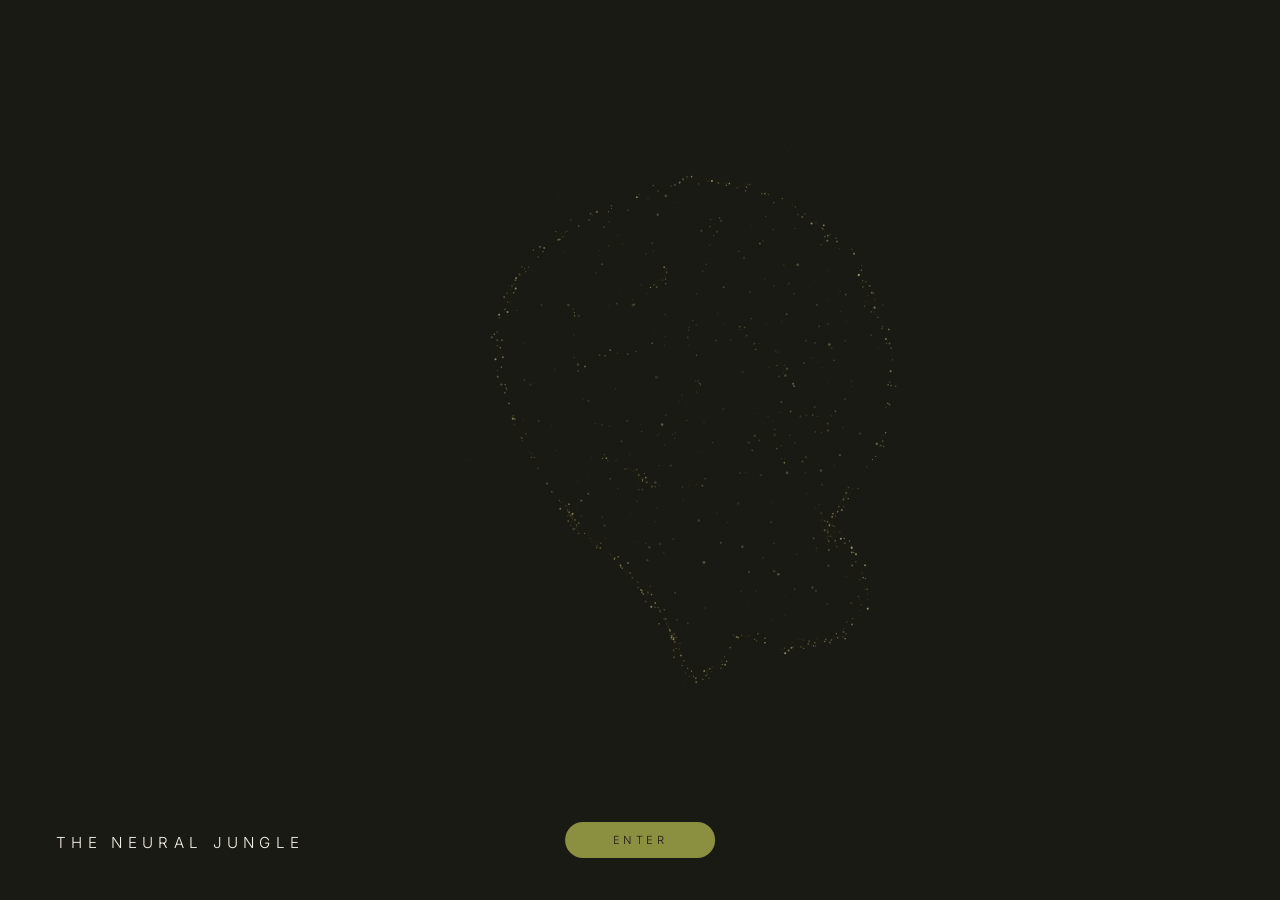
<file: index.html>
<!DOCTYPE html>
<html lang="en">
<head>
  <meta charset="UTF-8">
  <meta name="viewport" content="width=device-width, initial-scale=1.0">
  <title>The Neural Jungle</title>
  <meta name="description" content="An immersive journey through the nervous system, where neuroscience meets jungle mythology.">
  <meta property="og:title" content="The Neural Jungle">
  <meta property="og:description" content="A mythic map of your nervous system.">
  <meta property="og:type" content="website">
  <meta name="theme-color" content="#1a1a14">
  <link rel="icon" href="data:image/svg+xml,<svg xmlns='http://www.w3.org/2000/svg' viewBox='0 0 100 100'><text y='.9em' font-size='90'>🌿</text></svg>">
  <link rel="preconnect" href="https://fonts.googleapis.com">
  <link rel="preconnect" href="https://fonts.gstatic.com" crossorigin>
  <link href="https://fonts.googleapis.com/css2?family=Inter:wght@300;400&display=swap" rel="stylesheet">
  <style>
    *, *::before, *::after { margin: 0; padding: 0; box-sizing: border-box; }

    body {
      background: #1a1a14;
      color: #f5f0e6;
      font-family: 'Inter', -apple-system, BlinkMacSystemFont, sans-serif;
      overflow: hidden;
      height: 100vh;
      width: 100vw;
      cursor: default;
    }

    .particle-cloud {
      position: absolute;
      top: 50%;
      left: 55%;
      transform: translate(-50%, -52%);
      width: 700px;
      height: 600px;
    }

    .particle-cloud canvas { display: block; }

    .splash-title {
      position: fixed;
      bottom: 3rem;
      left: 3.5rem;
      font-size: 0.95rem;
      font-weight: 300;
      letter-spacing: 0.35em;
      text-transform: uppercase;
      color: #f5f0e6;
      opacity: 0;
      animation: fade-in-title 1.5s ease 0.5s forwards;
    }

    .enter-btn {
      position: fixed;
      bottom: 2.6rem;
      left: 50%;
      transform: translateX(-50%);
      display: inline-block;
      padding: 0.7rem 3rem;
      font-family: 'Inter', sans-serif;
      font-size: 0.7rem;
      font-weight: 300;
      letter-spacing: 0.3em;
      text-transform: uppercase;
      color: #1a1a14;
      text-decoration: none;
      background: #8a9040;
      border: none;
      border-radius: 50px;
      transition: background 0.4s ease;
      opacity: 0;
      animation: fade-in 1.5s ease 1s forwards;
    }

    .enter-btn:hover {
      background: #9aa048;
    }

    .page-transition {
      position: fixed;
      inset: 0;
      z-index: 100;
      background: #1a1a14;
      opacity: 0;
      pointer-events: none;
      transition: opacity 0.6s ease;
    }

    .page-transition.active {
      opacity: 1;
      pointer-events: all;
    }

    @keyframes fade-in {
      from { opacity: 0; transform: translateX(-50%) translateY(8px); }
      to { opacity: 1; transform: translateX(-50%) translateY(0); }
    }

    @keyframes fade-in-title {
      from { opacity: 0; transform: translateY(8px); }
      to { opacity: 1; transform: translateY(0); }
    }

    @media (max-width: 600px) {
      .splash-title {
        bottom: 2rem;
        left: 2rem;
        font-size: 0.75rem;
        letter-spacing: 0.25em;
      }
      .enter-btn { bottom: 1.8rem; }
      .particle-cloud {
        width: 360px;
        height: 320px;
        left: 50%;
      }
    }

    @media (prefers-reduced-motion: reduce) {
      .splash-title, .enter-btn {
        animation: none;
        opacity: 1;
      }
    }
  </style>
</head>
<body>
  <div class="page-transition"></div>

  <div class="particle-cloud">
    <canvas id="particles"></canvas>
  </div>

  <div class="splash-title">The Neural Jungle</div>

  <a href="explore.html" class="enter-btn" id="enter-btn">Enter</a>

  <script>
  (function () {
    'use strict';

    var canvas = document.getElementById('particles');
    if (!canvas) return;

    var ctx = canvas.getContext('2d');
    var dpr = window.devicePixelRatio || 1;
    var container = canvas.parentElement;
    var W, H;
    var particles = [];
    var connections = [];
    var firings = [];       // Active neuron firing pulses
    var travellers = [];    // Particles travelling along connections
    var PARTICLE_COUNT = 800;
    var CONNECTION_DIST = 30;
    var prefersReducedMotion = window.matchMedia('(prefers-reduced-motion: reduce)').matches;

    /* --- Brain silhouette (profile, normalised 0-1) --- */
    var brainOutline = [
      [0.28,0.62],[0.22,0.52],[0.18,0.42],[0.17,0.32],
      [0.20,0.22],[0.28,0.14],[0.38,0.08],
      [0.48,0.05],[0.55,0.06],
      [0.65,0.10],[0.73,0.18],[0.78,0.28],
      [0.80,0.40],[0.78,0.52],[0.73,0.60],
      [0.70,0.65],[0.74,0.70],[0.76,0.78],[0.72,0.84],[0.64,0.87],
      [0.56,0.84],[0.52,0.90],[0.48,0.92],[0.46,0.88],[0.44,0.82],
      [0.40,0.76],[0.35,0.70],[0.30,0.66]
    ];

    /* Fissure curves (internal brain folds) */
    var fissures = [
      [[0.52,0.10],[0.50,0.22],[0.48,0.35],[0.50,0.48]],
      [[0.38,0.48],[0.48,0.50],[0.58,0.52],[0.66,0.56]],
      [[0.25,0.30],[0.32,0.28],[0.40,0.26],[0.45,0.20]],
      [[0.58,0.15],[0.62,0.22],[0.68,0.30],[0.72,0.38]],
      [[0.68,0.62],[0.70,0.66],[0.70,0.70]],
      // Extra folds for density
      [[0.30,0.38],[0.35,0.35],[0.42,0.34],[0.48,0.30]],
      [[0.55,0.30],[0.60,0.35],[0.65,0.42],[0.70,0.48]],
      [[0.32,0.52],[0.38,0.56],[0.44,0.58],[0.50,0.58]]
    ];

    var padX, padY, scaleX, scaleY;

    function resize() {
      W = container.offsetWidth;
      H = container.offsetHeight;
      canvas.width = W * dpr;
      canvas.height = H * dpr;
      canvas.style.width = W + 'px';
      canvas.style.height = H + 'px';
      ctx.setTransform(dpr, 0, 0, dpr, 0, 0);
      padX = W * 0.05; padY = H * 0.02;
      scaleX = W * 0.9; scaleY = H * 0.96;
    }

    function pointInBrain(px, py) {
      var inside = false;
      for (var i = 0, j = brainOutline.length - 1; i < brainOutline.length; j = i++) {
        var xi = brainOutline[i][0], yi = brainOutline[i][1];
        var xj = brainOutline[j][0], yj = brainOutline[j][1];
        if (((yi > py) !== (yj > py)) && (px < (xj - xi) * (py - yi) / (yj - yi) + xi))
          inside = !inside;
      }
      return inside;
    }

    function toCanvas(nx, ny) {
      return [padX + nx * scaleX, padY + ny * scaleY];
    }

    function sampleOutline(jitter) {
      var idx = Math.floor(Math.random() * brainOutline.length);
      var next = (idx + 1) % brainOutline.length;
      var t = Math.random();
      return [
        brainOutline[idx][0] + (brainOutline[next][0] - brainOutline[idx][0]) * t + (Math.random()-0.5) * jitter,
        brainOutline[idx][1] + (brainOutline[next][1] - brainOutline[idx][1]) * t + (Math.random()-0.5) * jitter
      ];
    }

    function sampleFissure() {
      var f = fissures[Math.floor(Math.random() * fissures.length)];
      var i = Math.floor(Math.random() * (f.length - 1));
      var t = Math.random();
      return [
        f[i][0] + (f[i+1][0] - f[i][0]) * t + (Math.random()-0.5) * 0.015,
        f[i][1] + (f[i+1][1] - f[i][1]) * t + (Math.random()-0.5) * 0.015
      ];
    }

    /* --- Distance from edge (0=edge, 1=center) for brightness falloff --- */
    function edgeDist(nx, ny) {
      var cx = 0.48, cy = 0.48;
      var dx = nx - cx, dy = ny - cy;
      return Math.sqrt(dx*dx + dy*dy);
    }

    function createParticles() {
      particles = []; connections = [];

      // --- Outline particles (35%) — bright, define silhouette clearly ---
      var outlineCount = Math.floor(PARTICLE_COUNT * 0.35);
      for (var i = 0; i < outlineCount; i++) {
        var p = sampleOutline(0.015);
        var c = toCanvas(p[0], p[1]);
        particles.push(makeParticle(c[0], c[1], 0.5 + Math.random() * 0.6, 0.3 + Math.random() * 0.5, true));
      }

      // --- Second outline pass — very tight to edge for sharp boundary ---
      for (var i = 0; i < Math.floor(PARTICLE_COUNT * 0.1); i++) {
        var p = sampleOutline(0.005);
        var c = toCanvas(p[0], p[1]);
        particles.push(makeParticle(c[0], c[1], 0.3 + Math.random() * 0.3, 0.4 + Math.random() * 0.4, true));
      }

      // --- Fissure particles (15%) ---
      for (var i = 0; i < Math.floor(PARTICLE_COUNT * 0.15); i++) {
        var p = sampleFissure();
        var c = toCanvas(p[0], p[1]);
        particles.push(makeParticle(c[0], c[1], 0.4 + Math.random() * 0.6, 0.2 + Math.random() * 0.45, false));
      }

      // --- Interior particles (35%) ---
      var interior = Math.floor(PARTICLE_COUNT * 0.35);
      var placed = 0, attempts = 0;
      while (placed < interior && attempts < interior * 25) {
        attempts++;
        var nx = 0.15 + Math.random() * 0.68;
        var ny = 0.03 + Math.random() * 0.92;
        if (pointInBrain(nx, ny)) {
          var c = toCanvas(nx, ny);
          var d = edgeDist(nx, ny);
          // Brighter near center, dimmer at edges (already have edge particles)
          var op = 0.05 + Math.random() * 0.35;
          particles.push(makeParticle(c[0], c[1], 0.4 + Math.random() * 1.0, op, false));
          placed++;
        }
      }

      // --- Dendrite scatter (5%) — sparse halo outside ---
      for (var i = 0; i < Math.floor(PARTICLE_COUNT * 0.05); i++) {
        var p = sampleOutline(0.05);
        var cx = 0.48, cy = 0.48;
        var dx = p[0]-cx, dy = p[1]-cy;
        var d = Math.sqrt(dx*dx+dy*dy) || 1;
        p[0] += (dx/d) * (0.03 + Math.random()*0.06);
        p[1] += (dy/d) * (0.03 + Math.random()*0.06);
        var c = toCanvas(p[0], p[1]);
        particles.push(makeParticle(c[0], c[1], 0.2 + Math.random() * 0.4, 0.04 + Math.random() * 0.12, false));
      }

      buildConnections();
    }

    function makeParticle(x, y, size, opacity, isEdge) {
      return {
        x: x, y: y, baseX: x, baseY: y,
        size: size, baseSize: size,
        opacity: opacity, baseOpacity: opacity,
        isEdge: isEdge,
        driftSpeed: 0.1 + Math.random() * 0.4,
        driftRadius: 0.5 + Math.random() * 2.0,
        phase: Math.random() * Math.PI * 2,
        twinkleSpeed: 0.2 + Math.random() * 1.0,
        fireGlow: 0  // for neuron firing effect
      };
    }

    function buildConnections() {
      connections = [];
      for (var i = 0; i < particles.length; i++) {
        var found = 0;
        for (var j = i + 1; j < particles.length && found < 3; j++) {
          var dx = particles[i].baseX - particles[j].baseX;
          var dy = particles[i].baseY - particles[j].baseY;
          var dist = Math.sqrt(dx*dx + dy*dy);
          if (dist < CONNECTION_DIST && dist > 3) {
            if (Math.random() < 0.3) {
              connections.push({
                a: i, b: j,
                opacity: 0.025 + (1 - dist/CONNECTION_DIST) * 0.06,
                cx: (particles[i].baseX + particles[j].baseX)/2 + (Math.random()-0.5)*8,
                cy: (particles[i].baseY + particles[j].baseY)/2 + (Math.random()-0.5)*8
              });
              found++;
            }
          }
        }
      }
    }

    /* --- Neuron Firing System --- */
    function triggerFiring() {
      if (particles.length === 0) return;

      // Pick a random particle to "fire"
      var idx = Math.floor(Math.random() * particles.length);
      var p = particles[idx];
      p.fireGlow = 1.0;

      // Find connected particles and propagate with delay
      var wave = [idx];
      var visited = {};
      visited[idx] = true;

      function propagate(sourceIdx, depth) {
        if (depth > 4) return;
        for (var c = 0; c < connections.length; c++) {
          var conn = connections[c];
          var targetIdx = -1;
          if (conn.a === sourceIdx && !visited[conn.b]) targetIdx = conn.b;
          if (conn.b === sourceIdx && !visited[conn.a]) targetIdx = conn.a;
          if (targetIdx >= 0) {
            visited[targetIdx] = true;
            // Launch a traveller along this connection
            travellers.push({
              conn: c,
              progress: conn.a === sourceIdx ? 0 : 1,
              direction: conn.a === sourceIdx ? 1 : -1,
              speed: 1.5 + Math.random() * 1.5,
              opacity: 0.6 - depth * 0.1
            });
            // Delayed fire on target
            (function(ti, d) {
              setTimeout(function() {
                if (particles[ti]) particles[ti].fireGlow = Math.max(0.3, 0.8 - d * 0.15);
                propagate(ti, d + 1);
              }, 80 + d * 60);
            })(targetIdx, depth);
          }
        }
      }

      propagate(idx, 0);

      // Schedule next firing
      setTimeout(triggerFiring, 600 + Math.random() * 1500);
    }

    var time = 0;

    function draw() {
      ctx.clearRect(0, 0, W, H);
      time += 0.016;

      // --- Connections ---
      for (var c = 0; c < connections.length; c++) {
        var conn = connections[c];
        var a = particles[conn.a], b = particles[conn.b];
        var glow = Math.max(a.fireGlow, b.fireGlow);
        ctx.globalAlpha = conn.opacity + glow * 0.15;
        ctx.strokeStyle = glow > 0.1 ? 'rgba(160,168,80,' + (0.3 + glow * 0.5) + ')' : '#8a9040';
        ctx.lineWidth = glow > 0.1 ? 0.6 : 0.35;
        ctx.beginPath();
        ctx.moveTo(a.x, a.y);
        ctx.quadraticCurveTo(conn.cx, conn.cy, b.x, b.y);
        ctx.stroke();
      }

      // --- Travellers (particles moving along connections) ---
      for (var t = travellers.length - 1; t >= 0; t--) {
        var tr = travellers[t];
        tr.progress += tr.direction * tr.speed * 0.016;
        if (tr.progress < 0 || tr.progress > 1) {
          travellers.splice(t, 1);
          continue;
        }
        var conn = connections[tr.conn];
        if (!conn) { travellers.splice(t, 1); continue; }
        var a = particles[conn.a], b = particles[conn.b];
        var p = tr.progress;
        var ip = 1 - p;
        // Quadratic bezier point
        var tx = ip*ip*a.x + 2*ip*p*conn.cx + p*p*b.x;
        var ty = ip*ip*a.y + 2*ip*p*conn.cy + p*p*b.y;

        ctx.globalAlpha = tr.opacity * (1 - Math.abs(p - 0.5) * 1.2);
        ctx.fillStyle = '#8a9040';
        ctx.beginPath();
        ctx.arc(tx, ty, 1.5, 0, Math.PI * 2);
        ctx.fill();
        // Glow
        ctx.globalAlpha *= 0.3;
        ctx.beginPath();
        ctx.arc(tx, ty, 4, 0, Math.PI * 2);
        ctx.fill();
      }

      // --- Particles ---
      for (var i = 0; i < particles.length; i++) {
        var p = particles[i];

        if (!prefersReducedMotion) {
          p.x = p.baseX + Math.cos(time * p.driftSpeed + p.phase) * p.driftRadius;
          p.y = p.baseY + Math.sin(time * p.driftSpeed * 0.7 + p.phase) * p.driftRadius;
          var twinkle = 0.5 + 0.5 * Math.sin(time * p.twinkleSpeed + p.phase);
          ctx.globalAlpha = p.opacity * (0.5 + twinkle * 0.5);
        } else {
          ctx.globalAlpha = p.opacity;
        }

        // Firing glow effect
        if (p.fireGlow > 0.01) {
          ctx.globalAlpha = Math.min(1, ctx.globalAlpha + p.fireGlow * 0.6);
          var gs = p.baseSize + p.fireGlow * 2;
          // Draw glow halo
          ctx.fillStyle = 'rgba(160,168,80,' + (p.fireGlow * 0.4) + ')';
          ctx.beginPath();
          ctx.arc(p.x, p.y, gs + 3, 0, Math.PI * 2);
          ctx.fill();
          // Core
          ctx.fillStyle = p.fireGlow > 0.3 ? '#b8b880' : '#b8b880';
          ctx.beginPath();
          ctx.arc(p.x, p.y, gs, 0, Math.PI * 2);
          ctx.fill();
          // Decay
          p.fireGlow *= 0.96;
        } else {
          p.fireGlow = 0;
          ctx.fillStyle = '#b8b880';
          ctx.beginPath();
          ctx.arc(p.x, p.y, p.size, 0, Math.PI * 2);
          ctx.fill();
        }
      }

      if (!prefersReducedMotion) {
        requestAnimationFrame(draw);
      }
    }

    resize();
    createParticles();
    draw();

    // Start neuron firings after a short delay
    if (!prefersReducedMotion) {
      setTimeout(triggerFiring, 1500);
    }

    window.addEventListener('resize', function () {
      resize();
      createParticles();
      if (prefersReducedMotion) draw();
    });

    // --- Page transition ---
    var enterBtn = document.getElementById('enter-btn');
    if (enterBtn) {
      enterBtn.addEventListener('click', function (e) {
        e.preventDefault();
        var overlay = document.querySelector('.page-transition');
        if (overlay) {
          overlay.classList.add('active');
          setTimeout(function () {
            window.location.href = enterBtn.href;
          }, 600);
        } else {
          window.location.href = enterBtn.href;
        }
      });
    }
  })();
  </script>
</body>
</html>
</file>
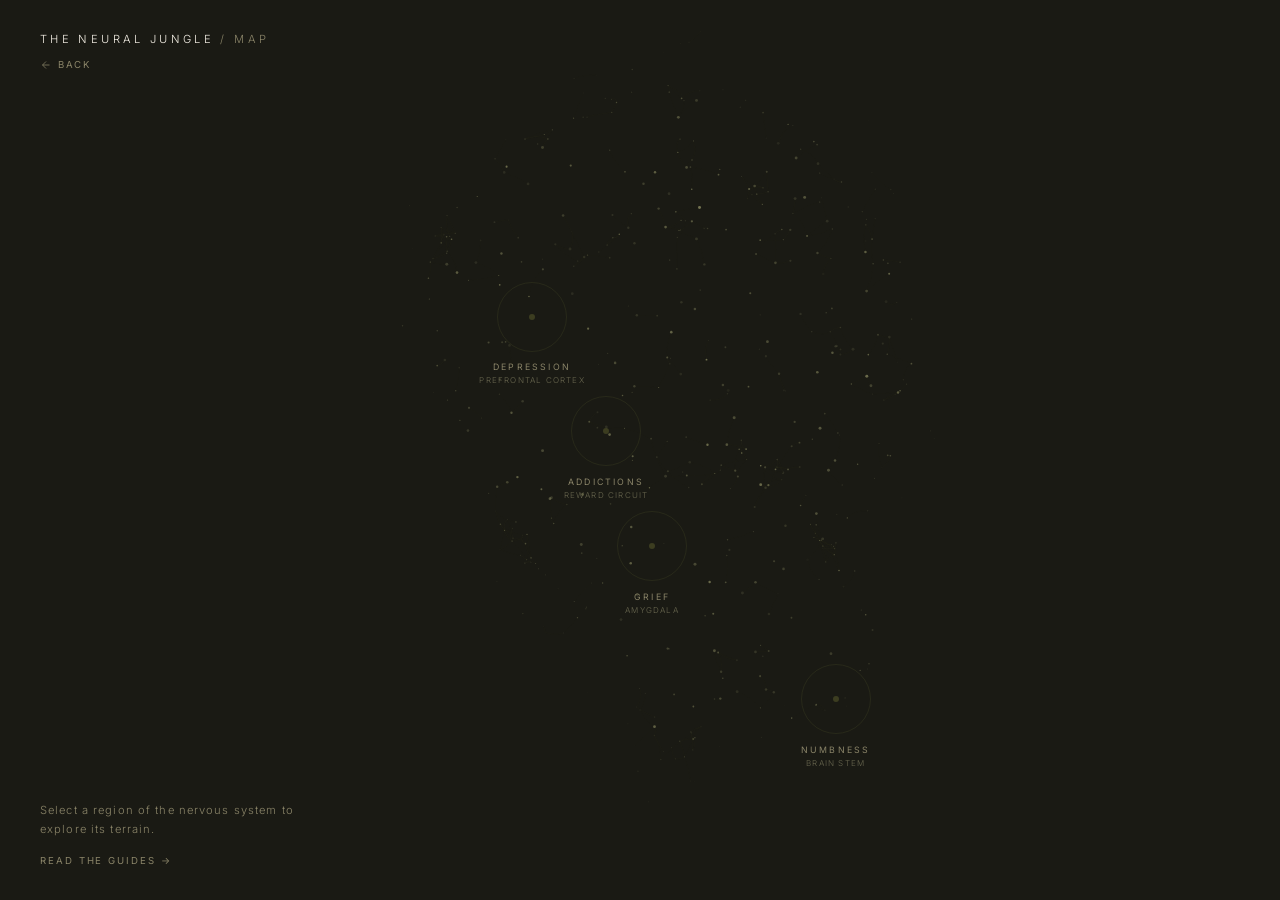
<file: explore.html>
<!DOCTYPE html>
<html lang="en">
<head>
  <meta charset="UTF-8">
  <meta name="viewport" content="width=device-width, initial-scale=1.0">
  <title>Explore — The Neural Jungle</title>
  <meta name="description" content="Explore the four terrains of your nervous system.">
  <meta property="og:title" content="The Neural Jungle — Explore">
  <meta property="og:type" content="website">
  <meta name="theme-color" content="#1a1a14">
  <link rel="icon" href="data:image/svg+xml,<svg xmlns='http://www.w3.org/2000/svg' viewBox='0 0 100 100'><text y='.9em' font-size='90'>🌿</text></svg>">
  <link rel="preconnect" href="https://fonts.googleapis.com">
  <link rel="preconnect" href="https://fonts.gstatic.com" crossorigin>
  <link href="https://fonts.googleapis.com/css2?family=Inter:wght@300;400&display=swap" rel="stylesheet">
  <style>
    *, *::before, *::after { margin: 0; padding: 0; box-sizing: border-box; }

    body {
      background: #1a1a14;
      color: #f5f0e6;
      font-family: 'Inter', -apple-system, BlinkMacSystemFont, sans-serif;
      overflow: hidden;
      height: 100vh;
      width: 100vw;
    }

    /* Brain canvas — fills viewport */
    .brain-map {
      position: absolute;
      inset: 0;
    }

    .brain-map canvas {
      display: block;
      width: 100%;
      height: 100%;
    }

    /* Header */
    .map-header {
      position: fixed;
      top: 2rem;
      left: 2.5rem;
      z-index: 10;
      opacity: 0;
      animation: fade-up 1s ease 0.3s forwards;
    }

    .map-header .title {
      font-size: 0.7rem;
      font-weight: 300;
      letter-spacing: 0.3em;
      text-transform: uppercase;
      color: #f5f0e6;
    }

    .map-header .breadcrumb {
      color: #8a8468;
    }

    .map-header .back-link {
      display: inline-flex;
      align-items: center;
      gap: 0.4rem;
      margin-top: 0.8rem;
      font-size: 0.6rem;
      letter-spacing: 0.15em;
      text-transform: uppercase;
      color: #8a8468;
      text-decoration: none;
      transition: color 0.3s;
    }

    .map-header .back-link:hover { color: #f0ebe0; }

    /* Region hotspots */
    .region {
      position: absolute;
      z-index: 10;
      display: flex;
      flex-direction: column;
      align-items: center;
      cursor: pointer;
      text-decoration: none;
      transition: transform 0.3s ease;
    }

    .region:hover { transform: scale(1.05); }

    .region-ring {
      width: 70px;
      height: 70px;
      border-radius: 50%;
      border: 1px solid rgba(138,144,64,0.12);
      display: flex;
      align-items: center;
      justify-content: center;
      transition: border-color 0.4s, box-shadow 0.4s, background 0.4s;
    }

    .region:hover .region-ring {
      border-color: var(--accent);
      box-shadow: 0 0 30px var(--glow), 0 0 60px var(--glow-far);
      background: var(--glow-far);
    }

    .region-dot {
      width: 6px;
      height: 6px;
      border-radius: 50%;
      background: rgba(138,144,64,0.3);
      transition: background 0.4s, box-shadow 0.4s;
    }

    .region:hover .region-dot {
      background: var(--accent);
      box-shadow: 0 0 8px var(--accent);
    }

    .region-label {
      margin-top: 0.6rem;
      font-size: 0.55rem;
      font-weight: 400;
      letter-spacing: 0.25em;
      text-transform: uppercase;
      color: #8a8468;
      transition: color 0.3s;
      white-space: nowrap;
    }

    .region:hover .region-label { color: var(--accent); }

    .region-name {
      margin-top: 0.2rem;
      font-size: 0.5rem;
      font-weight: 300;
      letter-spacing: 0.15em;
      color: #6a6850;
      text-transform: uppercase;
      transition: color 0.3s;
      white-space: nowrap;
    }

    .region:hover .region-name { color: #8a8468; }

    /* Region accent colors */
    .region--grief {
      --accent: #5ba8c8;
      --glow: rgba(91,168,200,0.15);
      --glow-far: rgba(91,168,200,0.05);
    }
    .region--numbness {
      --accent: #7a9a8a;
      --glow: rgba(122,154,138,0.15);
      --glow-far: rgba(122,154,138,0.05);
    }
    .region--addictions {
      --accent: #e8a44a;
      --glow: rgba(232,164,74,0.15);
      --glow-far: rgba(232,164,74,0.05);
    }
    .region--depression {
      --accent: #9b7ecb;
      --glow: rgba(155,126,203,0.15);
      --glow-far: rgba(155,126,203,0.05);
    }

    /* Bottom text */
    .map-footer {
      position: fixed;
      bottom: 2rem;
      left: 2.5rem;
      z-index: 10;
      opacity: 0;
      animation: fade-up 1s ease 0.6s forwards;
    }

    .map-footer p {
      font-size: 0.7rem;
      font-weight: 300;
      letter-spacing: 0.1em;
      color: #8a8468;
      max-width: 300px;
      line-height: 1.7;
    }

    .map-guides-link {
      display: inline-block;
      margin-top: 1rem;
      font-size: 0.6rem;
      font-weight: 400;
      letter-spacing: 0.2em;
      text-transform: uppercase;
      color: #8a8468;
      text-decoration: none;
      transition: color 0.3s;
    }

    .map-guides-link:hover {
      color: #f5f0e6;
    }

    /* Transition overlay */
    .page-transition {
      position: fixed;
      inset: 0;
      z-index: 100;
      background: #1a1a14;
      pointer-events: none;
      transition: opacity 0.6s ease;
    }

    .page-transition.entering {
      opacity: 1;
      animation: fade-out-overlay 0.8s ease 0.2s forwards;
    }

    .page-transition.leaving {
      opacity: 1;
      pointer-events: all;
    }

    @keyframes fade-out-overlay {
      from { opacity: 1; }
      to { opacity: 0; }
    }

    @keyframes fade-up {
      from { opacity: 0; transform: translateY(10px); }
      to { opacity: 1; transform: translateY(0); }
    }

    /* Regions fade in */
    .region {
      opacity: 0;
      animation: fade-up 0.8s ease forwards;
    }
    .region:nth-child(1) { animation-delay: 0.8s; }
    .region:nth-child(2) { animation-delay: 1.0s; }
    .region:nth-child(3) { animation-delay: 1.2s; }
    .region:nth-child(4) { animation-delay: 1.4s; }

    @media (max-width: 700px) {
      .region-ring { width: 50px; height: 50px; }
      .region-label { font-size: 0.5rem; }
      .region-name { display: none; }
      .map-header { top: 1.5rem; left: 1.5rem; }
      .map-footer { bottom: 1.5rem; left: 1.5rem; }
    }

    @media (prefers-reduced-motion: reduce) {
      .region, .map-header, .map-footer {
        animation: none;
        opacity: 1;
      }
    }
  </style>
</head>
<body>
  <div class="page-transition entering"></div>

  <!-- Brain particle canvas -->
  <div class="brain-map">
    <canvas id="brain"></canvas>
  </div>

  <!-- Header -->
  <div class="map-header">
    <div class="title">The Neural Jungle <span class="breadcrumb">/ Map</span></div>
    <a href="index.html" class="back-link">
      <svg width="12" height="12" viewBox="0 0 24 24" fill="none" stroke="currentColor" stroke-width="1.5"><line x1="19" y1="12" x2="5" y2="12"/><polyline points="12 19 5 12 12 5"/></svg>
      Back
    </a>
  </div>

  <!-- Region Hotspots (positioned by JS based on brain layout) -->
  <div id="regions">
    <a href="depression.html" class="region region--depression" id="region-depression" data-transition>
      <div class="region-ring"><div class="region-dot"></div></div>
      <span class="region-label">Depression</span>
      <span class="region-name">Prefrontal Cortex</span>
    </a>
    <a href="grief.html" class="region region--grief" id="region-grief" data-transition>
      <div class="region-ring"><div class="region-dot"></div></div>
      <span class="region-label">Grief</span>
      <span class="region-name">Amygdala</span>
    </a>
    <a href="addictions.html" class="region region--addictions" id="region-addictions" data-transition>
      <div class="region-ring"><div class="region-dot"></div></div>
      <span class="region-label">Addictions</span>
      <span class="region-name">Reward Circuit</span>
    </a>
    <a href="numbness.html" class="region region--numbness" id="region-numbness" data-transition>
      <div class="region-ring"><div class="region-dot"></div></div>
      <span class="region-label">Numbness</span>
      <span class="region-name">Brain Stem</span>
    </a>
  </div>

  <!-- Footer -->
  <div class="map-footer">
    <p>Select a region of the nervous system to explore its terrain.</p>
    <a href="guides.html" class="map-guides-link" data-transition>Read the Guides &rarr;</a>
  </div>

  <script>
  (function () {
    'use strict';

    var canvas = document.getElementById('brain');
    if (!canvas) return;

    var ctx = canvas.getContext('2d');
    var dpr = window.devicePixelRatio || 1;
    var W, H;
    var particles = [];
    var connections = [];
    var PARTICLE_COUNT = 500;
    var CONNECTION_DIST = 28;
    var prefersReducedMotion = window.matchMedia('(prefers-reduced-motion: reduce)').matches;

    /* Brain outline (normalised 0-1, profile facing left) */
    var brainOutline = [
      [0.28, 0.62], [0.22, 0.52], [0.18, 0.42], [0.17, 0.32],
      [0.20, 0.22], [0.28, 0.14], [0.38, 0.08],
      [0.48, 0.05], [0.55, 0.06],
      [0.65, 0.10], [0.73, 0.18], [0.78, 0.28],
      [0.80, 0.40], [0.78, 0.52], [0.73, 0.60],
      [0.70, 0.65],
      [0.74, 0.70], [0.76, 0.78], [0.72, 0.84], [0.64, 0.87],
      [0.56, 0.84], [0.52, 0.90], [0.48, 0.92], [0.46, 0.88], [0.44, 0.82],
      [0.40, 0.76], [0.35, 0.70], [0.30, 0.66]
    ];

    var fissures = [
      [[0.52, 0.10], [0.50, 0.22], [0.48, 0.35], [0.50, 0.48]],
      [[0.38, 0.48], [0.48, 0.50], [0.58, 0.52], [0.66, 0.56]],
      [[0.25, 0.30], [0.32, 0.28], [0.40, 0.26], [0.45, 0.20]],
      [[0.58, 0.15], [0.62, 0.22], [0.68, 0.30], [0.72, 0.38]],
      [[0.68, 0.62], [0.70, 0.66], [0.70, 0.70]]
    ];

    /* Brain region bounding areas (normalised) for accent colouring */
    var regions = {
      depression:  { cx: 0.24, cy: 0.30, r: 0.10 },  // Prefrontal cortex (front-top)
      grief:       { cx: 0.42, cy: 0.60, r: 0.09 },  // Amygdala (temporal, mid-lower)
      addictions:  { cx: 0.35, cy: 0.45, r: 0.09 },  // Nucleus accumbens (deep frontal)
      numbness:    { cx: 0.66, cy: 0.80, r: 0.09 }   // Brain stem (bottom-back)
    };

    var accentColors = {
      depression: [155, 126, 203],
      grief:      [91, 168, 200],
      addictions: [232, 164, 74],
      numbness:   [122, 154, 138]
    };

    var hoveredRegion = null;

    function resize() {
      W = window.innerWidth;
      H = window.innerHeight;
      canvas.width = W * dpr;
      canvas.height = H * dpr;
      canvas.style.width = W + 'px';
      canvas.style.height = H + 'px';
      ctx.setTransform(dpr, 0, 0, dpr, 0, 0);
    }

    function pointInBrain(px, py) {
      var inside = false;
      for (var i = 0, j = brainOutline.length - 1; i < brainOutline.length; j = i++) {
        var xi = brainOutline[i][0], yi = brainOutline[i][1];
        var xj = brainOutline[j][0], yj = brainOutline[j][1];
        if (((yi > py) !== (yj > py)) && (px < (xj - xi) * (py - yi) / (yj - yi) + xi)) {
          inside = !inside;
        }
      }
      return inside;
    }

    function sampleOutline(jitter) {
      var idx = Math.floor(Math.random() * brainOutline.length);
      var next = (idx + 1) % brainOutline.length;
      var t = Math.random();
      return [
        brainOutline[idx][0] + (brainOutline[next][0] - brainOutline[idx][0]) * t + (Math.random() - 0.5) * jitter,
        brainOutline[idx][1] + (brainOutline[next][1] - brainOutline[idx][1]) * t + (Math.random() - 0.5) * jitter
      ];
    }

    function sampleFissure() {
      var f = fissures[Math.floor(Math.random() * fissures.length)];
      var idx = Math.floor(Math.random() * (f.length - 1));
      var t = Math.random();
      return [
        f[idx][0] + (f[idx + 1][0] - f[idx][0]) * t + (Math.random() - 0.5) * 0.02,
        f[idx][1] + (f[idx + 1][1] - f[idx][1]) * t + (Math.random() - 0.5) * 0.02
      ];
    }

    /* Determine which region a normalised point belongs to */
    function getRegion(nx, ny) {
      for (var key in regions) {
        var r = regions[key];
        var dx = nx - r.cx, dy = ny - r.cy;
        if (Math.sqrt(dx * dx + dy * dy) < r.r) return key;
      }
      return null;
    }

    /* Convert normalised coords to canvas coords (brain centred in viewport) */
    var brainScale, brainOffX, brainOffY;

    function calcBrainTransform() {
      // Brain fills ~60% of the smaller dimension, centered slightly right
      var s = Math.min(W, H) * 0.85;
      brainScale = s;
      brainOffX = (W - s) / 2 + s * 0.05;
      brainOffY = (H - s) / 2 - s * 0.02;
    }

    function toCanvas(nx, ny) {
      return [brainOffX + nx * brainScale, brainOffY + ny * brainScale];
    }

    function createParticles() {
      particles = [];
      connections = [];
      calcBrainTransform();

      // Outline particles (25%)
      for (var i = 0; i < PARTICLE_COUNT * 0.25; i++) {
        var p = sampleOutline(0.025);
        var c = toCanvas(p[0], p[1]);
        particles.push(makeParticle(c[0], c[1], p[0], p[1], 0.4 + Math.random() * 0.5, 0.12 + Math.random() * 0.3));
      }

      // Fissure particles (12%)
      for (var i = 0; i < PARTICLE_COUNT * 0.12; i++) {
        var p = sampleFissure();
        var c = toCanvas(p[0], p[1]);
        particles.push(makeParticle(c[0], c[1], p[0], p[1], 0.4 + Math.random() * 0.5, 0.2 + Math.random() * 0.4));
      }

      // Interior particles (55%)
      var interior = Math.floor(PARTICLE_COUNT * 0.55);
      var placed = 0, attempts = 0;
      while (placed < interior && attempts < interior * 20) {
        attempts++;
        var nx = 0.15 + Math.random() * 0.68;
        var ny = 0.03 + Math.random() * 0.92;
        if (pointInBrain(nx, ny)) {
          var c = toCanvas(nx, ny);
          particles.push(makeParticle(c[0], c[1], nx, ny, 0.5 + Math.random() * 1.0, 0.08 + Math.random() * 0.5));
          placed++;
        }
      }

      // Dendrite scatter (8%)
      for (var i = 0; i < PARTICLE_COUNT * 0.08; i++) {
        var p = sampleOutline(0.06);
        var dx = p[0] - 0.5, dy = p[1] - 0.5;
        var d = Math.sqrt(dx * dx + dy * dy) || 1;
        var push = 0.02 + Math.random() * 0.05;
        var nx = p[0] + (dx / d) * push;
        var ny = p[1] + (dy / d) * push;
        var c = toCanvas(nx, ny);
        particles.push(makeParticle(c[0], c[1], nx, ny, 0.3 + Math.random() * 0.5, 0.06 + Math.random() * 0.15));
      }

      buildConnections();
    }

    function makeParticle(x, y, nx, ny, size, opacity) {
      return {
        x: x, y: y, baseX: x, baseY: y,
        nx: nx, ny: ny,
        region: getRegion(nx, ny),
        size: size, opacity: opacity,
        driftSpeed: 0.12 + Math.random() * 0.4,
        driftRadius: 0.6 + Math.random() * 2,
        phase: Math.random() * Math.PI * 2,
        twinkleSpeed: 0.3 + Math.random() * 1
      };
    }

    function buildConnections() {
      connections = [];
      for (var i = 0; i < particles.length; i++) {
        var found = 0;
        for (var j = i + 1; j < particles.length && found < 2; j++) {
          var dx = particles[i].baseX - particles[j].baseX;
          var dy = particles[i].baseY - particles[j].baseY;
          var dist = Math.sqrt(dx * dx + dy * dy);
          if (dist < CONNECTION_DIST && dist > 4 && Math.random() < 0.3) {
            connections.push({
              a: i, b: j,
              opacity: 0.03 + (1 - dist / CONNECTION_DIST) * 0.06,
              cx: (particles[i].baseX + particles[j].baseX) / 2 + (Math.random() - 0.5) * 8,
              cy: (particles[i].baseY + particles[j].baseY) / 2 + (Math.random() - 0.5) * 8
            });
            found++;
          }
        }
      }
    }

    var time = 0;

    function draw() {
      ctx.clearRect(0, 0, W, H);
      time += 0.016;

      // Connections
      for (var c = 0; c < connections.length; c++) {
        var conn = connections[c];
        var a = particles[conn.a], b = particles[conn.b];
        var connRegion = a.region || b.region;
        var isHovered = hoveredRegion && connRegion === hoveredRegion;

        ctx.globalAlpha = isHovered ? conn.opacity * 3 : conn.opacity;
        if (isHovered && accentColors[hoveredRegion]) {
          var ac = accentColors[hoveredRegion];
          ctx.strokeStyle = 'rgb(' + ac[0] + ',' + ac[1] + ',' + ac[2] + ')';
        } else {
          ctx.strokeStyle = '#8a9040';
        }
        ctx.lineWidth = 0.4;
        ctx.beginPath();
        ctx.moveTo(a.x, a.y);
        ctx.quadraticCurveTo(conn.cx, conn.cy, b.x, b.y);
        ctx.stroke();
      }

      // Particles
      for (var i = 0; i < particles.length; i++) {
        var p = particles[i];
        var isHovered = hoveredRegion && p.region === hoveredRegion;

        if (!prefersReducedMotion) {
          p.x = p.baseX + Math.cos(time * p.driftSpeed + p.phase) * p.driftRadius;
          p.y = p.baseY + Math.sin(time * p.driftSpeed * 0.7 + p.phase) * p.driftRadius;
          var twinkle = 0.5 + 0.5 * Math.sin(time * p.twinkleSpeed + p.phase);
          ctx.globalAlpha = p.opacity * (0.4 + twinkle * 0.6);
        } else {
          ctx.globalAlpha = p.opacity;
        }

        if (isHovered) {
          var ac = accentColors[hoveredRegion];
          ctx.fillStyle = 'rgb(' + ac[0] + ',' + ac[1] + ',' + ac[2] + ')';
          ctx.globalAlpha = Math.min(1, ctx.globalAlpha * 2.5);
        } else {
          ctx.fillStyle = '#b8b880';
        }

        ctx.beginPath();
        ctx.arc(p.x, p.y, isHovered ? p.size * 1.3 : p.size, 0, Math.PI * 2);
        ctx.fill();
      }

      if (!prefersReducedMotion) {
        requestAnimationFrame(draw);
      }
    }

    /* --- Position region hotspots over the brain --- */
    function positionRegions() {
      calcBrainTransform();
      for (var key in regions) {
        var el = document.getElementById('region-' + key);
        if (!el) continue;
        var r = regions[key];
        var pos = toCanvas(r.cx, r.cy);
        el.style.left = pos[0] + 'px';
        el.style.top = pos[1] + 'px';
        el.style.transform = 'translate(-50%, -50%)';
      }
    }

    /* --- Region hover tracking --- */
    function initRegionHovers() {
      var regionEls = document.querySelectorAll('.region');
      regionEls.forEach(function (el) {
        var key = el.id.replace('region-', '');
        el.addEventListener('mouseenter', function () { hoveredRegion = key; });
        el.addEventListener('mouseleave', function () { hoveredRegion = null; });
      });
    }

    /* --- Page transitions --- */
    function initTransitions() {
      document.addEventListener('click', function (e) {
        var link = e.target.closest('[data-transition]');
        if (link && link.href) {
          e.preventDefault();
          var overlay = document.querySelector('.page-transition');
          if (overlay) {
            overlay.className = 'page-transition leaving';
            setTimeout(function () { window.location.href = link.href; }, 600);
          } else {
            window.location.href = link.href;
          }
        }
      });
    }

    /* --- Init --- */
    resize();
    createParticles();
    draw();
    positionRegions();
    initRegionHovers();
    initTransitions();

    window.addEventListener('resize', function () {
      resize();
      createParticles();
      positionRegions();
      if (prefersReducedMotion) draw();
    });
  })();
  </script>
</body>
</html>
</file>
